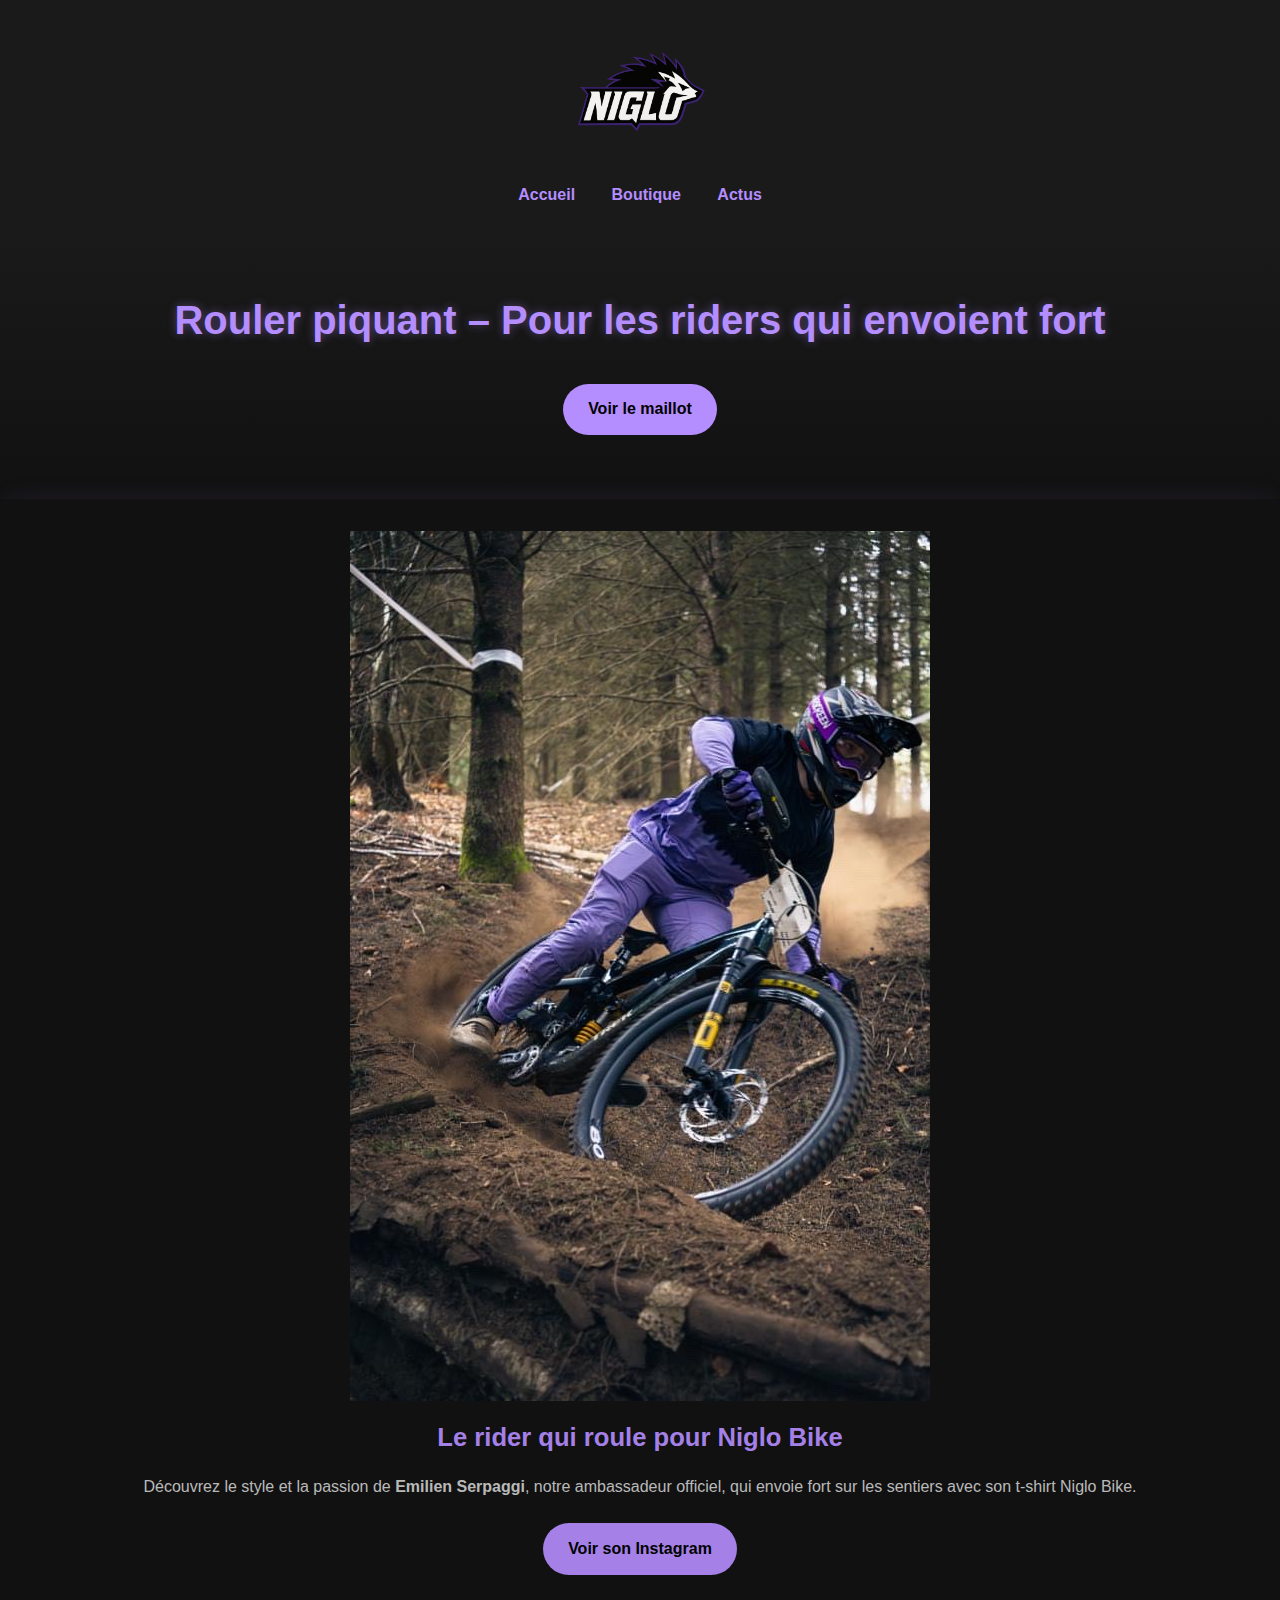
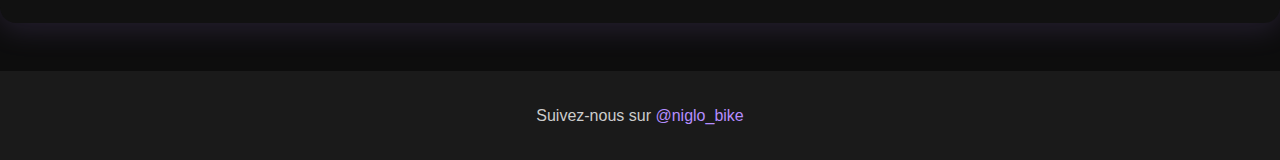
<file: index.html>
<!DOCTYPE html>
<html lang="fr">
<head>
  <meta charset="UTF-8" />
  <meta name="viewport" content="width=device-width, initial-scale=1.0" />
  <title>Niglo Bike</title>
  <link rel="stylesheet" href="style.css" />
</head>
<body>
  <header>
    <img src="images/logo niglo transparent.png" alt="Niglo Bike Logo" class="logo" />
    <nav>
      <a href="index.html">Accueil</a>
      <a href="shop.html">Boutique</a>
      <a href="blog.html">Actus</a>
    </nav>
  </header>

  <section class="hero">
    <h1>Rouler piquant – Pour les riders qui envoient fort</h1>
    <a href="shop.html" class="btn">Voir le maillot</a>
  </section>

  <!-- Section Rider -->
  <section class="rider-section">
    <img src="images/emilien serpaggi.jpg" alt="Rider Niglo Bike" />
    <div class="rider-content">
      <h2>Le rider qui roule pour Niglo Bike</h2>
      <p>Découvrez le style et la passion de <strong>Emilien Serpaggi</strong>, notre ambassadeur officiel, qui envoie fort sur les sentiers avec son t-shirt Niglo Bike.</p>
      <a href="https://www.instagram.com/emilien_serpaggi/" target="_blank" rel="noopener noreferrer" class="btn">Voir son Instagram</a>
    </div>
  </section>

  <footer>
    <p>Suivez-nous sur <a href="https://www.instagram.com/niglo_bike/" target="_blank">@niglo_bike</a></p>
  </footer>
</body>
</html>
</file>
<file: style.css>
/* Reset de base */
* {
  margin: 0;
  padding: 0;
  box-sizing: border-box;
}

body {
  font-family: 'Segoe UI', Tahoma, Geneva, Verdana, sans-serif;
  background-color: #0d0d0d;
  color: #fff;
  line-height: 1.6;
}

/* Header */
header {
  display: flex;
  flex-direction: column;
  align-items: center;
  background-color: #1a1a1a;
  padding: 1rem 0;
}

.logo {
  max-width: 150px;
  margin-bottom: 0.5rem;
}

nav {
  margin-top: 0.5rem;
}

nav a {
  color: #b48dff;
  text-decoration: none;
  margin: 0 1rem;
  font-weight: bold;
  transition: color 0.3s;
}

nav a:hover {
  color: #fff;
}

/* Hero section */
.hero {
  text-align: center;
  padding: 4rem 2rem;
  background: linear-gradient(to bottom, #1a1a1a, #111);
}

.hero h1 {
  font-size: 2.5rem;
  margin-bottom: 2rem;
  color: #b48dff;
  text-shadow: 0 0 10px rgba(180, 141, 255, 0.4);
}

.btn {
  display: inline-block;
  background-color: #b48dff;
  color: #000;
  padding: 0.8rem 1.6rem;
  border-radius: 30px;
  font-weight: bold;
  text-decoration: none;
  transition: background-color 0.3s ease, box-shadow 0.3s ease;
}

.btn:hover {
  background-color: #d6bbff;
  box-shadow: 0 4px 15px rgba(214, 187, 255, 0.4);
  animation: pulseAnim 0.6s infinite alternate;
}

/* Riders Title */
.riders-title {
  text-align: center;
  font-size: 2.2rem;
  color: #b48dff;
  margin-top: 4rem;
  margin-bottom: 2rem;
  text-shadow: 0 0 10px rgba(180, 141, 255, 0.3);
}

/* Riders Grid */
.riders-grid {
  display: flex;
  flex-wrap: wrap;
  justify-content: center;
  gap: 2rem;
  padding: 2rem;
}

/* Rider Card - animé */
.rider-card {
  background-color: #1e1e1e;
  border-radius: 12px;
  overflow: hidden;
  width: 300px;
  text-align: center;
  transition: transform 0.3s ease, box-shadow 0.3s ease;
  cursor: pointer;
  position: relative;
}

.rider-card:hover {
  transform: translateY(-10px);
  box-shadow: 0 15px 40px rgba(180, 141, 255, 0.4);
}

.rider-card img {
  width: 100%;
  height: auto;
  display: block;
  border-radius: 12px;
  transition: transform 0.4s ease;
}

.rider-card:hover img {
  transform: scale(1.05);
}

.rider-content {
  padding: 1rem;
  transition: all 0.3s ease;
  opacity: 0.9;
}

.rider-card:hover .rider-content {
  opacity: 1;
  transform: translateY(-5px);
}

.rider-content h2 {
  color: #b48dff;
  font-size: 1.4rem;
  margin-bottom: 0.5rem;
  transition: color 0.3s ease;
}

.rider-card:hover .rider-content h2 {
  color: #d6bbff;
}

.rider-content p {
  color: #cccccc;
  font-size: 1rem;
}

/* Blog Page */
.blog {
  max-width: 800px;
  margin: 0 auto;
  padding: 2rem 1rem;
  text-align: center;
}

.blog-title {
  font-size: 2.5rem;
  color: #b48dff;
  margin-bottom: 2rem;
  text-shadow: 0 0 8px rgba(180, 141, 255, 0.4);
}

.blog-article {
  margin-bottom: 3rem;
}

.blog-article h2 {
  font-size: 1.8rem;
  color: #ffffff;
  margin-bottom: 1rem;
}

.blog-article p {
  font-size: 1.1rem;
  color: #cccccc;
}

/* Rider Section (dans blog) */
.rider-section {
  display: flex;
  flex-direction: column;
  align-items: center;
  text-align: center;
  background-color: #111;
  padding: 2rem;
  border-radius: 16px;
  box-shadow: 0 6px 30px rgba(180, 141, 255, 0.15);
  margin-bottom: 2rem;
}

.rider-img {
  max-width: 300px;
  width: 100%;
  border-radius: 12px;
  margin-bottom: 1.5rem;
  box-shadow: 0 4px 12px rgba(180, 141, 255, 0.3);
}

.rider-content h2 {
  font-size: 1.6rem;
  color: #b48dff;
  margin-bottom: 1rem;
}

.rider-content p {
  font-size: 1rem;
  color: #cccccc;
  margin-bottom: 1.5rem;
}

/* Footer */
footer {
  text-align: center;
  padding: 2rem 1rem;
  background-color: #1a1a1a;
  margin-top: 3rem;
}

footer p {
  color: #ccc;
}

footer a {
  color: #b48dff;
  text-decoration: none;
}

footer a:hover {
  text-decoration: underline;
}

/* Shop Product Cards */
.shop-grid {
  display: flex;
  flex-wrap: wrap;
  justify-content: center;
  gap: 2rem;
  padding: 2rem;
}

.product-card {
  background-color: #1e1e1e;
  border-radius: 12px;
  overflow: hidden;
  width: 250px;
  text-align: center;
  padding: 1rem;
  transition: transform 0.3s ease, box-shadow 0.3s ease;
}

.product-card:hover {
  transform: translateY(-5px);
  box-shadow: 0 10px 30px rgba(180, 141, 255, 0.2);
}

.product-card img {
  width: 100%;
  height: auto;
  border-radius: 8px;
  margin-bottom: 1rem;
}

/* Ajustement spécifique des images boutique */
.product img {
  max-width: 250px;  /* limite la largeur à 250px */
  width: 100%;       /* responsive dans son container */
  height: auto;
  border-radius: 8px;
  margin-bottom: 1rem;
  object-fit: contain;
  box-shadow: 0 4px 12px rgba(180, 141, 255, 0.3);
  transition: transform 0.3s ease;
}

.product img:hover {
  transform: scale(1.05);
}

/* Conteneur images boutique */
.product .images {
  display: flex;
  justify-content: center;
  gap: 1rem;
  flex-wrap: wrap;
  margin-bottom: 1.5rem;
}

/* Responsive boutique */
@media (max-width: 768px) {
  .riders-grid {
    flex-direction: column;
    align-items: center;
  }

  .rider-card,
  .product-card {
    width: 90%;
  }

  .hero h1 {
    font-size: 2rem;
  }

  .btn {
    padding: 0.7rem 1.4rem;
  }

  .product .images {
    flex-direction: column;
    align-items: center;
  }

  .product img {
    max-width: 90%;
  }
}

/* === Animations ajoutées === */

/* Animation fade-in au chargement */
.fade-in {
  opacity: 0;
  animation: fadeInAnim 1s forwards ease-in-out;
}
@keyframes fadeInAnim {
  to {
    opacity: 1;
  }
}

/* Animation slide-in from left */
.slide-in-left {
  opacity: 0;
  transform: translateX(-30px);
  animation: slideInLeftAnim 0.8s forwards ease-out;
}
@keyframes slideInLeftAnim {
  to {
    opacity: 1;
    transform: translateX(0);
  }
}

/* Animation sur les boutons au hover (pulse) */
@keyframes pulseAnim {
  from {
    transform: scale(1);
    box-shadow: 0 4px 15px rgba(214, 187, 255, 0.4);
  }
  to {
    transform: scale(1.05);
    box-shadow: 0 6px 20px rgba(214, 187, 255, 0.7);
  }
}

/* Zoom léger sur images au hover */
.product img:hover,
.rider-img:hover {
  transform: scale(1.05);
  transition: transform 0.4s ease;
}

/* Loader simple sur le header (exemple) */
header.loading {
  position: relative;
}

header.loading::after {
  content: '';
  position: absolute;
  bottom: 0;
  left: 50%;
  width: 40px;
  height: 4px;
  background: linear-gradient(90deg, #b48dff, #d6bbff);
  border-radius: 2px;
  transform: translateX(-50%);
  animation: loaderAnim 1.5s infinite;
}

@keyframes loaderAnim {
  0% {
    left: 0%;
    width: 20%;
  }
  50% {
    left: 50%;
    width: 40%;
  }
  100% {
    left: 100%;
    width: 20%;
  }
}
</file>
